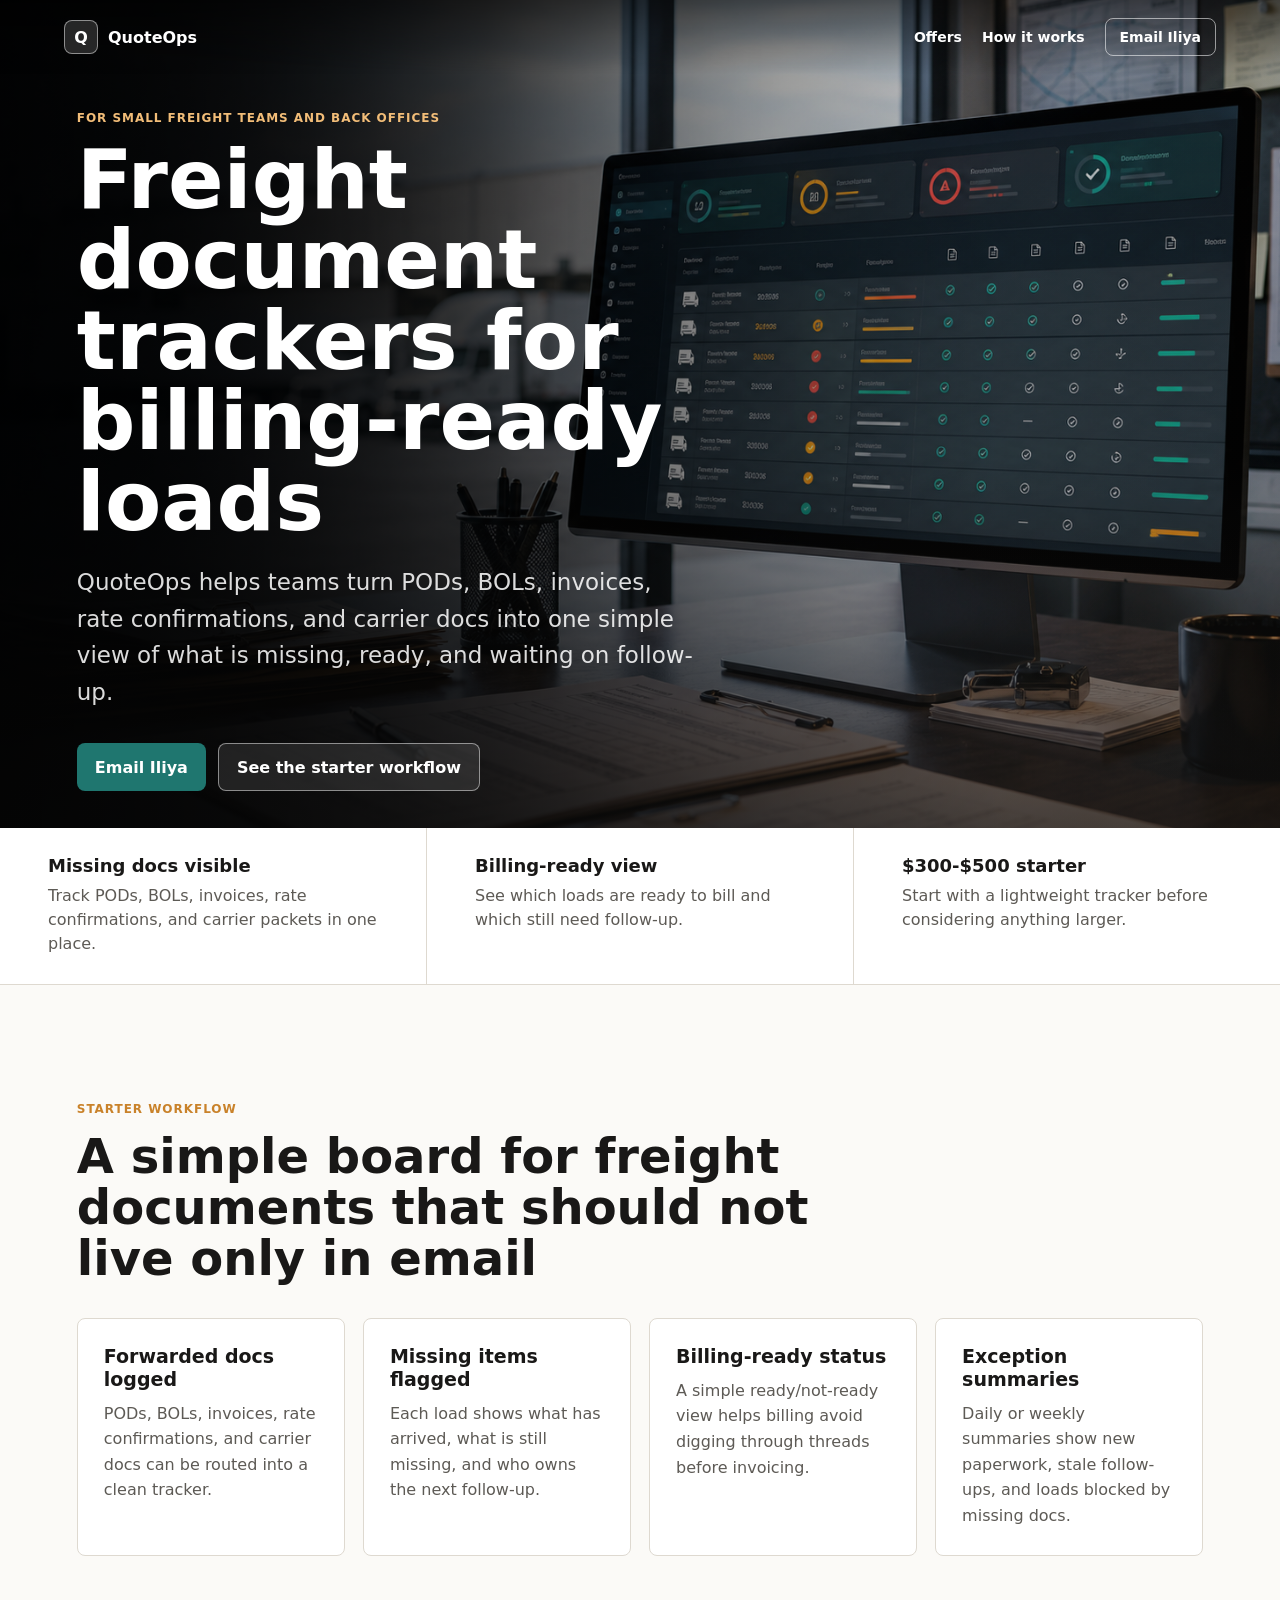
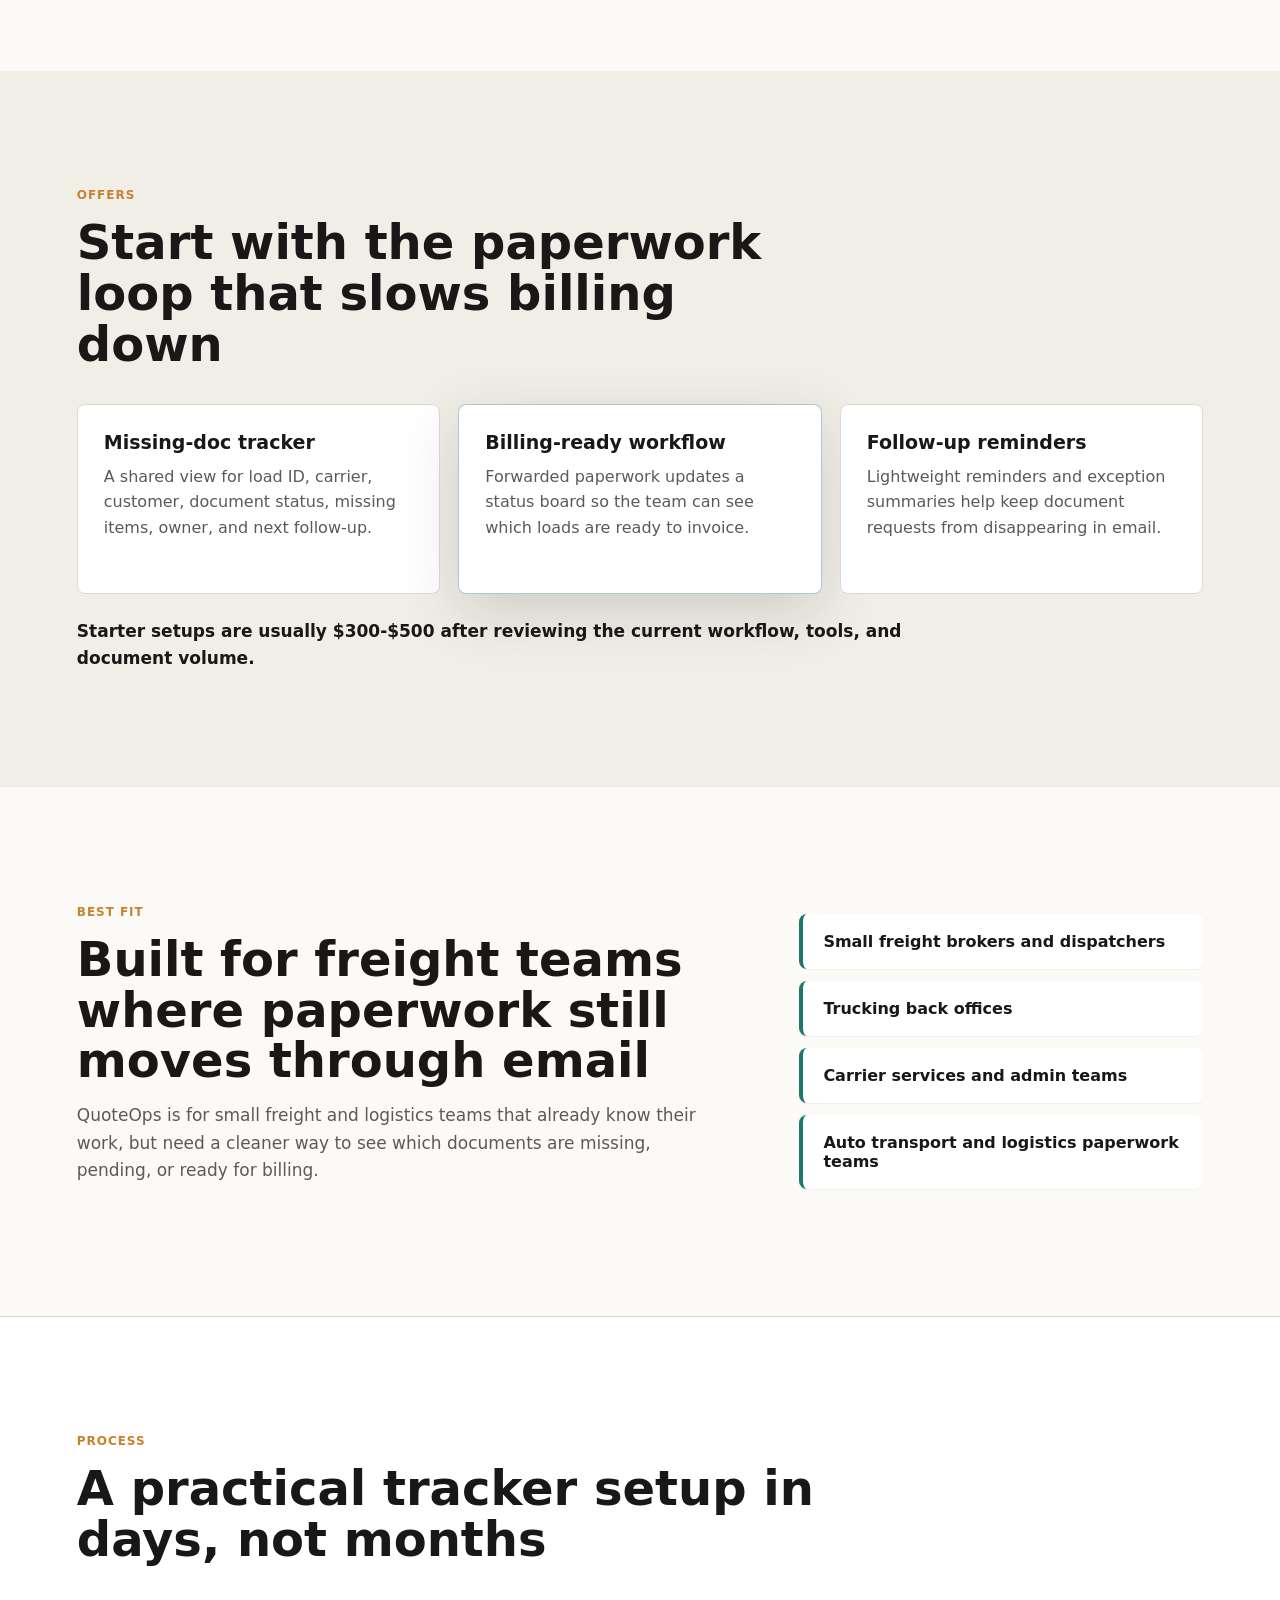
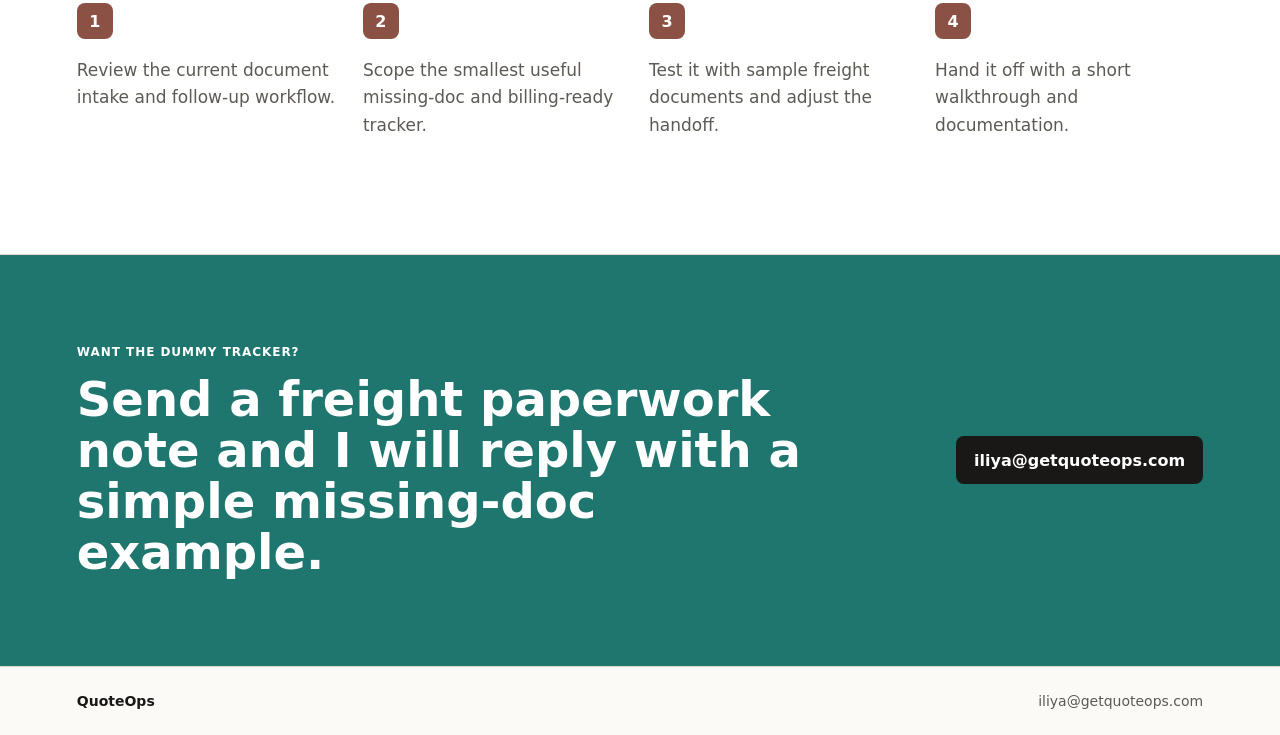
<file: index.html>
<!doctype html>
<html lang="en">
  <head>
    <meta charset="utf-8">
    <meta name="viewport" content="width=device-width, initial-scale=1">
    <title>QuoteOps | Freight document trackers for billing-ready loads</title>
    <meta
      name="description"
      content="QuoteOps builds lightweight missing-doc and billing-ready trackers for small freight teams that manage PODs, BOLs, invoices, and rate confirmations through email."
    >
    <meta property="og:title" content="QuoteOps">
    <meta
      property="og:description"
      content="Missing-doc trackers and billing-ready views for small freight back offices."
    >
    <meta property="og:type" content="website">
    <meta property="og:url" content="https://getquoteops.com">
    <link rel="stylesheet" href="styles.css">
  </head>
  <body>
    <header class="site-header" aria-label="QuoteOps">
      <a class="brand" href="#top" aria-label="QuoteOps home">
        <span class="brand-mark" aria-hidden="true">Q</span>
        <span>QuoteOps</span>
      </a>
      <nav aria-label="Main navigation">
        <a href="#offers">Offers</a>
        <a href="#workflow">How it works</a>
        <a class="nav-cta" href="mailto:iliya@getquoteops.com?subject=Freight%20tracker%20example">Email Iliya</a>
      </nav>
    </header>

    <main id="top">
      <section class="hero" aria-label="QuoteOps overview">
        <img
          class="hero-image"
          src="assets/quoteops-freight-dashboard-hero.png"
          alt="A clean freight document tracking dashboard with follow-up and billing-ready status cards"
        >
        <div class="hero-overlay" aria-hidden="true"></div>
        <div class="hero-content">
          <p class="eyebrow">For small freight teams and back offices</p>
          <h1>Freight document trackers for billing-ready loads</h1>
          <p class="hero-copy">
            QuoteOps helps teams turn PODs, BOLs, invoices, rate confirmations, and carrier docs
            into one simple view of what is missing, ready, and waiting on follow-up.
          </p>
          <div class="hero-actions">
            <a class="button primary" href="mailto:iliya@getquoteops.com?subject=Freight%20tracker%20example">Email Iliya</a>
            <a class="button secondary" href="#workflow">See the starter workflow</a>
          </div>
        </div>
      </section>

      <section class="proof-strip" aria-label="Core outcomes">
        <div>
          <strong>Missing docs visible</strong>
          <span>Track PODs, BOLs, invoices, rate confirmations, and carrier packets in one place.</span>
        </div>
        <div>
          <strong>Billing-ready view</strong>
          <span>See which loads are ready to bill and which still need follow-up.</span>
        </div>
        <div>
          <strong>$300-$500 starter</strong>
          <span>Start with a lightweight tracker before considering anything larger.</span>
        </div>
      </section>

      <section class="section" id="workflow">
        <div class="section-heading">
          <p class="eyebrow">Starter workflow</p>
          <h2>A simple board for freight documents that should not live only in email</h2>
        </div>
        <div class="feature-grid">
          <article>
            <h3>Forwarded docs logged</h3>
            <p>PODs, BOLs, invoices, rate confirmations, and carrier docs can be routed into a clean tracker.</p>
          </article>
          <article>
            <h3>Missing items flagged</h3>
            <p>Each load shows what has arrived, what is still missing, and who owns the next follow-up.</p>
          </article>
          <article>
            <h3>Billing-ready status</h3>
            <p>A simple ready/not-ready view helps billing avoid digging through threads before invoicing.</p>
          </article>
          <article>
            <h3>Exception summaries</h3>
            <p>Daily or weekly summaries show new paperwork, stale follow-ups, and loads blocked by missing docs.</p>
          </article>
        </div>
      </section>

      <section class="section muted" id="offers">
        <div class="section-heading">
          <p class="eyebrow">Offers</p>
          <h2>Start with the paperwork loop that slows billing down</h2>
        </div>
        <div class="offer-grid">
          <article class="offer-card">
            <h3>Missing-doc tracker</h3>
            <p>A shared view for load ID, carrier, customer, document status, missing items, owner, and next follow-up.</p>
          </article>
          <article class="offer-card featured">
            <h3>Billing-ready workflow</h3>
            <p>Forwarded paperwork updates a status board so the team can see which loads are ready to invoice.</p>
          </article>
          <article class="offer-card">
            <h3>Follow-up reminders</h3>
            <p>Lightweight reminders and exception summaries help keep document requests from disappearing in email.</p>
          </article>
        </div>
        <p class="scope-note">Starter setups are usually $300-$500 after reviewing the current workflow, tools, and document volume.</p>
      </section>

      <section class="section">
        <div class="split">
          <div>
            <p class="eyebrow">Best fit</p>
            <h2>Built for freight teams where paperwork still moves through email</h2>
            <p>
              QuoteOps is for small freight and logistics teams that already know their work, but
              need a cleaner way to see which documents are missing, pending, or ready for billing.
            </p>
          </div>
          <ul class="fit-list" aria-label="Business types">
            <li>Small freight brokers and dispatchers</li>
            <li>Trucking back offices</li>
            <li>Carrier services and admin teams</li>
            <li>Auto transport and logistics paperwork teams</li>
          </ul>
        </div>
      </section>

      <section class="section process">
        <div class="section-heading">
          <p class="eyebrow">Process</p>
          <h2>A practical tracker setup in days, not months</h2>
        </div>
        <ol class="steps">
          <li>
            <span>1</span>
            <p>Review the current document intake and follow-up workflow.</p>
          </li>
          <li>
            <span>2</span>
            <p>Scope the smallest useful missing-doc and billing-ready tracker.</p>
          </li>
          <li>
            <span>3</span>
            <p>Test it with sample freight documents and adjust the handoff.</p>
          </li>
          <li>
            <span>4</span>
            <p>Hand it off with a short walkthrough and documentation.</p>
          </li>
        </ol>
      </section>

      <section class="contact-band" aria-label="Contact QuoteOps">
        <div>
          <p class="eyebrow">Want the dummy tracker?</p>
          <h2>Send a freight paperwork note and I will reply with a simple missing-doc example.</h2>
        </div>
        <a class="button primary dark" href="mailto:iliya@getquoteops.com?subject=Freight%20tracker%20example">iliya@getquoteops.com</a>
      </section>
    </main>

    <footer class="footer">
      <span>QuoteOps</span>
      <a href="mailto:iliya@getquoteops.com">iliya@getquoteops.com</a>
    </footer>
  </body>
</html>
</file>
<file: styles.css>
:root {
  --ink: #191817;
  --muted-ink: #5d5a55;
  --paper: #fbfaf7;
  --panel: #ffffff;
  --line: #ded9d0;
  --teal: #1f766f;
  --teal-dark: #14524d;
  --amber: #c9822a;
  --clay: #8b5144;
  --shadow: 0 18px 60px rgba(38, 35, 31, 0.16);
}

* {
  box-sizing: border-box;
}

html {
  scroll-behavior: smooth;
}

body {
  margin: 0;
  color: var(--ink);
  background: var(--paper);
  font-family:
    Inter, ui-sans-serif, system-ui, -apple-system, BlinkMacSystemFont, "Segoe UI",
    sans-serif;
}

a {
  color: inherit;
  text-decoration: none;
}

.site-header {
  position: fixed;
  inset: 0 0 auto;
  z-index: 10;
  display: flex;
  align-items: center;
  justify-content: space-between;
  gap: 24px;
  padding: 18px clamp(20px, 5vw, 64px);
  color: #fff;
  background: linear-gradient(rgba(0, 0, 0, 0.52), rgba(0, 0, 0, 0));
}

.brand {
  display: inline-flex;
  align-items: center;
  gap: 10px;
  font-weight: 750;
}

.brand-mark {
  display: inline-flex;
  align-items: center;
  justify-content: center;
  width: 34px;
  height: 34px;
  border: 1px solid rgba(255, 255, 255, 0.48);
  background: rgba(255, 255, 255, 0.14);
  border-radius: 8px;
  font-weight: 800;
}

nav {
  display: flex;
  align-items: center;
  gap: 20px;
  font-size: 14px;
  font-weight: 650;
}

.nav-cta {
  padding: 10px 14px;
  border: 1px solid rgba(255, 255, 255, 0.55);
  border-radius: 8px;
}

.hero {
  position: relative;
  display: grid;
  min-height: 92vh;
  overflow: hidden;
  color: #fff;
  place-items: center start;
}

.hero-image {
  position: absolute;
  inset: 0;
  width: 100%;
  height: 100%;
  object-fit: cover;
}

.hero-overlay {
  position: absolute;
  inset: 0;
  background:
    linear-gradient(90deg, rgba(0, 0, 0, 0.78) 0%, rgba(0, 0, 0, 0.58) 38%, rgba(0, 0, 0, 0.12) 78%),
    linear-gradient(0deg, rgba(25, 24, 23, 0.72), rgba(25, 24, 23, 0.08) 44%);
}

.hero-content {
  position: relative;
  width: min(760px, calc(100% - 40px));
  margin-left: clamp(20px, 6vw, 88px);
  padding-top: 72px;
}

.eyebrow {
  margin: 0 0 12px;
  color: var(--amber);
  font-size: 12px;
  font-weight: 800;
  letter-spacing: 0.08em;
  text-transform: uppercase;
}

.hero .eyebrow {
  color: #f2bd78;
}

h1,
h2,
h3,
p {
  margin-top: 0;
}

h1 {
  max-width: 720px;
  margin-bottom: 22px;
  font-size: clamp(46px, 7vw, 82px);
  line-height: 0.98;
  letter-spacing: 0;
}

h2 {
  max-width: 760px;
  margin-bottom: 16px;
  font-size: clamp(30px, 4vw, 48px);
  line-height: 1.06;
  letter-spacing: 0;
}

h3 {
  margin-bottom: 10px;
  font-size: 19px;
  line-height: 1.2;
}

p {
  color: var(--muted-ink);
  font-size: 17px;
  line-height: 1.6;
}

.hero-copy {
  max-width: 620px;
  color: rgba(255, 255, 255, 0.86);
  font-size: clamp(18px, 2vw, 23px);
}

.hero-actions {
  display: flex;
  flex-wrap: wrap;
  gap: 12px;
  margin-top: 32px;
}

.button {
  display: inline-flex;
  align-items: center;
  justify-content: center;
  min-height: 48px;
  padding: 0 18px;
  border-radius: 8px;
  font-weight: 760;
}

.button.primary {
  color: #fff;
  background: var(--teal);
}

.button.primary:hover {
  background: var(--teal-dark);
}

.button.secondary {
  color: #fff;
  border: 1px solid rgba(255, 255, 255, 0.48);
  background: rgba(255, 255, 255, 0.1);
}

.button.dark {
  background: var(--ink);
}

.proof-strip {
  display: grid;
  grid-template-columns: repeat(3, 1fr);
  gap: 1px;
  margin-top: -1px;
  border-bottom: 1px solid var(--line);
  background: var(--line);
}

.proof-strip div {
  min-height: 124px;
  padding: 28px clamp(20px, 4vw, 48px);
  background: var(--panel);
}

.proof-strip strong,
.proof-strip span {
  display: block;
}

.proof-strip strong {
  margin-bottom: 8px;
  font-size: 18px;
}

.proof-strip span {
  color: var(--muted-ink);
  line-height: 1.5;
}

.section {
  padding: clamp(72px, 9vw, 120px) clamp(20px, 6vw, 88px);
}

.section-heading {
  margin-bottom: 34px;
}

.section-heading h2 {
  margin-bottom: 0;
}

.feature-grid,
.offer-grid {
  display: grid;
  grid-template-columns: repeat(4, minmax(0, 1fr));
  gap: 18px;
}

.feature-grid article,
.offer-card {
  min-height: 220px;
  padding: 26px;
  border: 1px solid var(--line);
  background: var(--panel);
  border-radius: 8px;
  box-shadow: 0 1px 0 rgba(255, 255, 255, 0.8) inset;
}

.feature-grid p,
.offer-card p {
  margin-bottom: 0;
  font-size: 16px;
}

.muted {
  background: #f1eee8;
}

.offer-grid {
  grid-template-columns: repeat(3, minmax(0, 1fr));
}

.offer-card {
  min-height: 190px;
}

.offer-card.featured {
  border-color: rgba(31, 118, 111, 0.38);
  box-shadow: var(--shadow);
}

.scope-note {
  max-width: 840px;
  margin: 24px 0 0;
  color: var(--ink);
  font-weight: 650;
}

.split {
  display: grid;
  grid-template-columns: minmax(0, 1.1fr) minmax(280px, 0.7fr);
  gap: clamp(32px, 7vw, 88px);
  align-items: center;
}

.split p {
  max-width: 760px;
}

.fit-list {
  display: grid;
  gap: 12px;
  padding: 0;
  margin: 0;
  list-style: none;
}

.fit-list li {
  padding: 18px 20px;
  border-left: 4px solid var(--teal);
  background: var(--panel);
  border-radius: 8px;
  box-shadow: 0 1px 0 rgba(0, 0, 0, 0.04);
  font-weight: 700;
}

.process {
  border-top: 1px solid var(--line);
  border-bottom: 1px solid var(--line);
  background: #fff;
}

.steps {
  display: grid;
  grid-template-columns: repeat(4, minmax(0, 1fr));
  gap: 18px;
  padding: 0;
  margin: 0;
  list-style: none;
}

.steps li {
  padding-top: 4px;
}

.steps span {
  display: inline-flex;
  align-items: center;
  justify-content: center;
  width: 36px;
  height: 36px;
  margin-bottom: 18px;
  color: #fff;
  background: var(--clay);
  border-radius: 8px;
  font-weight: 800;
}

.steps p {
  margin-bottom: 0;
}

.contact-band {
  display: flex;
  justify-content: space-between;
  gap: 32px;
  align-items: center;
  padding: clamp(54px, 8vw, 88px) clamp(20px, 6vw, 88px);
  color: #fff;
  background: var(--teal);
}

.contact-band .eyebrow,
.contact-band p,
.contact-band h2 {
  color: #fff;
}

.contact-band h2 {
  max-width: 780px;
  margin-bottom: 0;
}

.footer {
  display: flex;
  justify-content: space-between;
  gap: 18px;
  padding: 26px clamp(20px, 6vw, 88px);
  border-top: 1px solid var(--line);
  color: var(--muted-ink);
  font-size: 14px;
}

.footer span {
  color: var(--ink);
  font-weight: 800;
}

@media (max-width: 920px) {
  .site-header {
    position: absolute;
  }

  nav a:not(.nav-cta) {
    display: none;
  }

  .hero {
    min-height: 86vh;
  }

  .hero-overlay {
    background:
      linear-gradient(90deg, rgba(0, 0, 0, 0.82), rgba(0, 0, 0, 0.42)),
      linear-gradient(0deg, rgba(25, 24, 23, 0.78), rgba(25, 24, 23, 0.18));
  }

  .proof-strip,
  .feature-grid,
  .offer-grid,
  .split,
  .steps,
  .contact-band {
    grid-template-columns: 1fr;
  }

  .proof-strip {
    display: grid;
  }

  .contact-band {
    display: grid;
  }
}

@media (max-width: 620px) {
  .site-header {
    padding: 16px 18px;
  }

  .brand span:last-child {
    display: none;
  }

  .nav-cta {
    padding: 9px 12px;
  }

  .hero-content {
    width: calc(100% - 36px);
    margin-left: 18px;
    padding-top: 84px;
  }

  h1 {
    font-size: 43px;
  }

  .button {
    width: 100%;
  }

  .section {
    padding-right: 18px;
    padding-left: 18px;
  }

  .footer {
    display: grid;
  }
}
</file>
